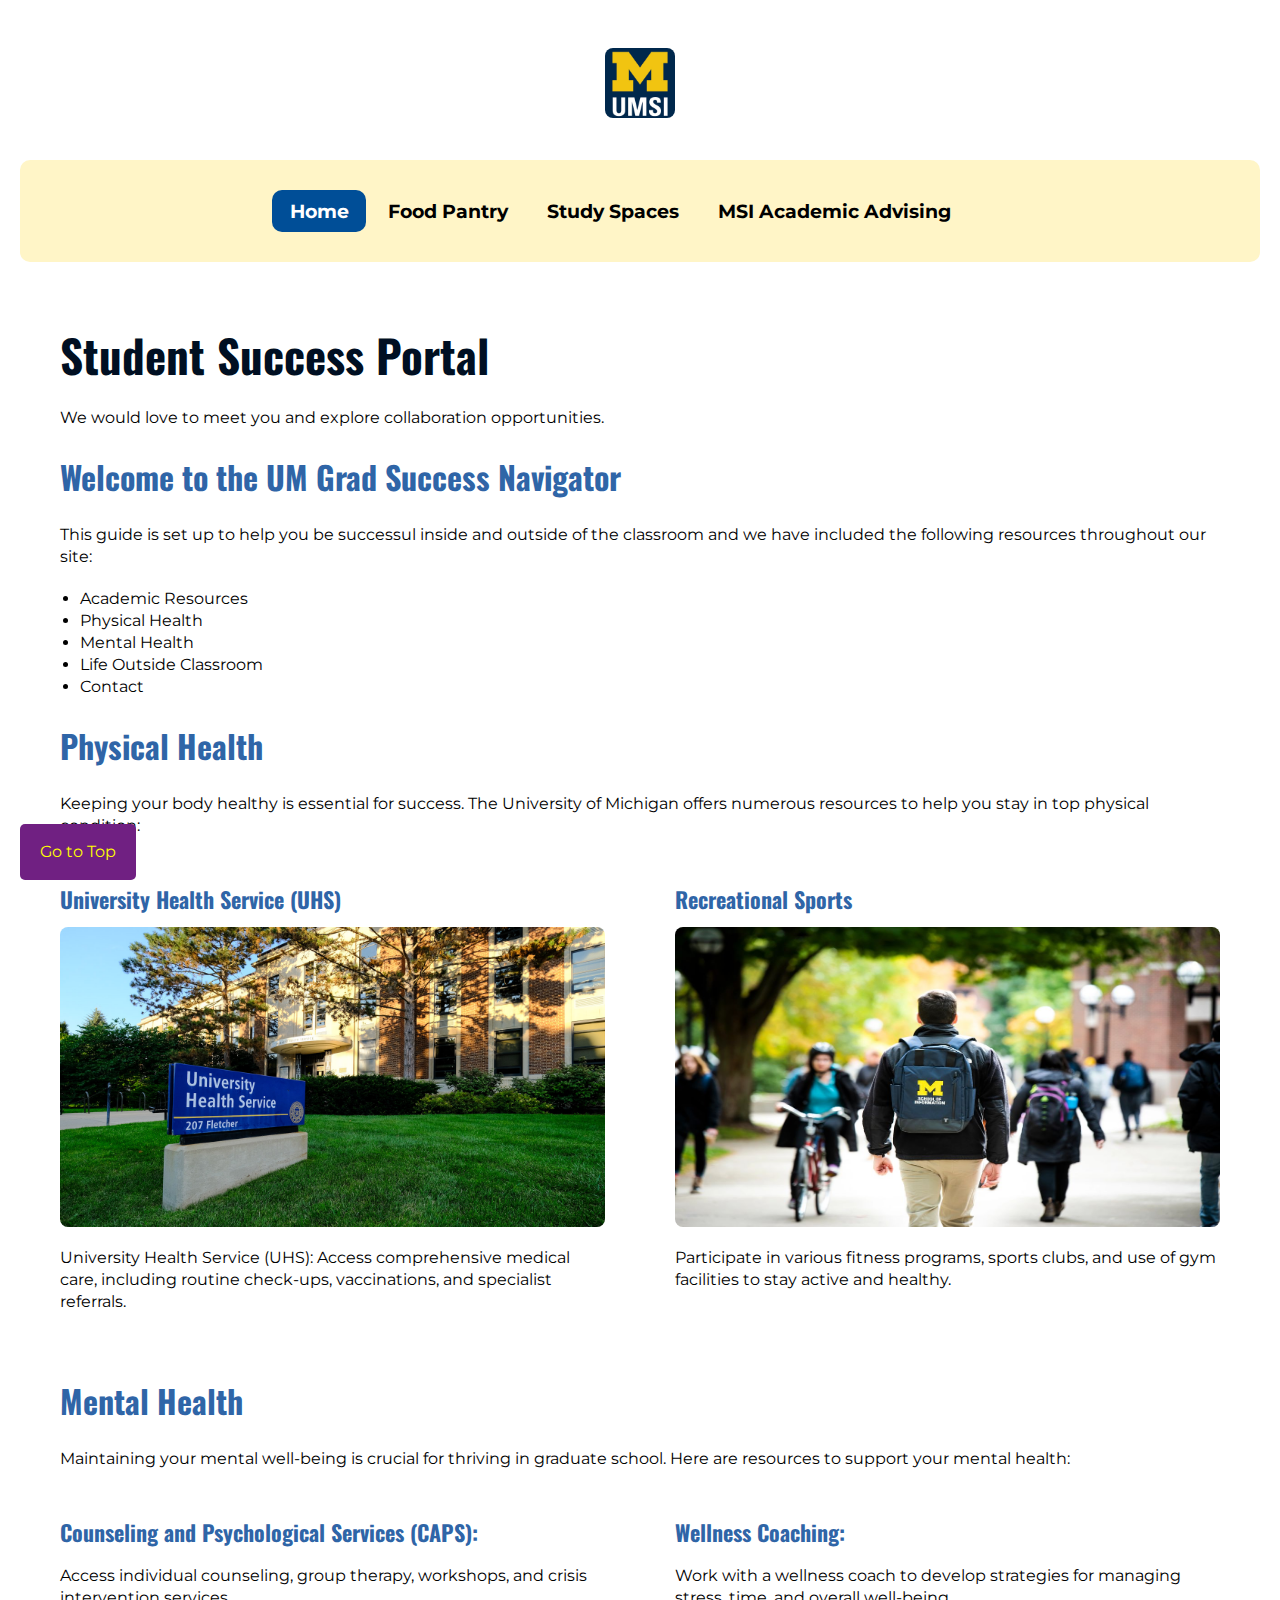
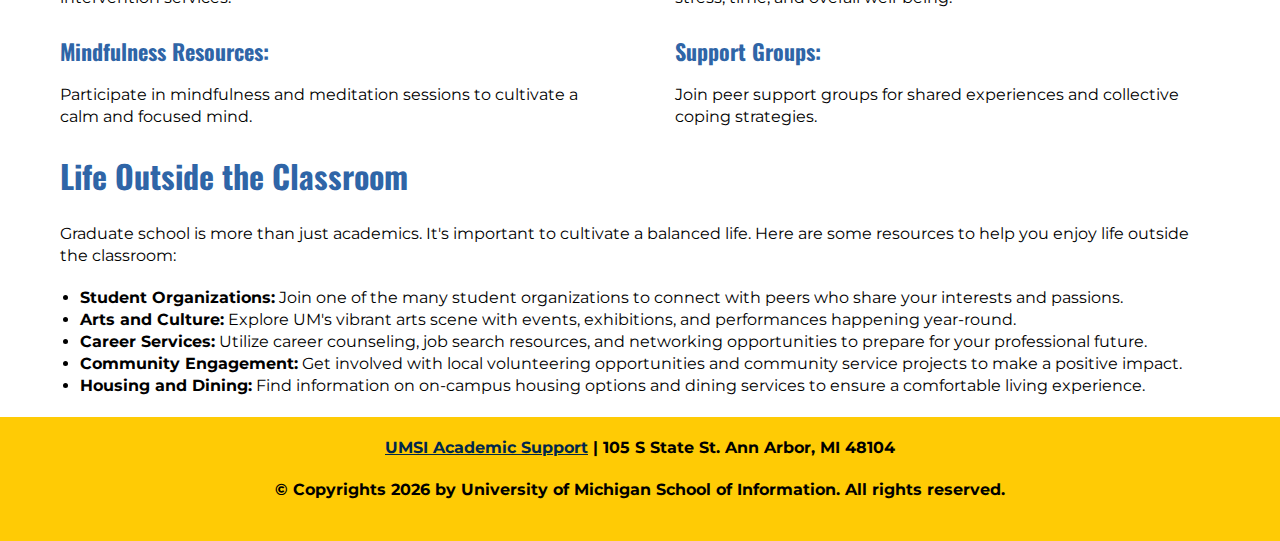
<file: index.html>
<!DOCTYPE html>
<html lang="en">
<head>
    <meta charset="UTF-8">
    <meta name="viewport" content="width=device-width, initial-scale=1.0">
    <link rel="icon" type="image/png" href="images/logo-drk.png">
    <link rel="stylesheet" type="text/css" href="css/html5reset.css">
    <link rel="stylesheet" type="text/css" href="css/style.css">
    <title>Student Success Portal</title>
    <link href="https://fonts.googleapis.com/css2?family=Oswald:wght@400;500;600&display=swap" rel="stylesheet">
    <link href="https://fonts.googleapis.com/css2?family=Montserrat:wght@400;500;600&display=swap" rel="stylesheet">
</head>


<body>
    <a class="skip" href="#main">Skip to Main Content</a>
    <header>
        <img id="logo" src="images/logo.jpg" width="100" alt="UMSI Logo">
        <nav class="navi-bar">
            <ul>
                <li><a class="active" href = "index.html">Home</a></li>
                <li><a href = "food_pantry.html">Food Pantry</a></li>
                <li><a href = "study_spaces.html">Study Spaces</a></li>
                <li><a href = "academic_advising.html">MSI Academic Advising</a></li>
            </ul>
        </nav>
    </header>

    <main class="container" id = "main">
        <div class = "overview">
            <h1>Student Success Portal</h1>
            <p>We would love to meet you and explore collaboration opportunities.</p>


        <div class = "navigation">
            <h2>Welcome to the UM Grad Success Navigator</h2>
            <p>This guide is set up to help you be successul inside and outside of the classroom and we have included the following resources throughout our site:</p>
            <ol>
                <li>Academic Resources</li>
                <li>Physical Health</li>
                <li>Mental Health</li>
                <li>Life Outside Classroom</li>
                <li>Contact</li>
            </ol>
        </div>


        <div class = "navigation">
            <h2>Physical Health</h2>
            <p>Keeping your body healthy is essential for success. The University of Michigan offers numerous resources to help you stay in top physical condition:</p>
            <div class="resource-grid">
                <div class="resource-item">
                  <h3>University Health Service (UHS)</h3>
                  <img class="UHS-image" src="images/UHS.jpg" alt="University Health Services building">
                  <p>University Health Service (UHS): Access comprehensive medical care, including routine check-ups, vaccinations, and specialist referrals.</p>
                </div>

                <div class="resource-item">
                  <h3>Recreational Sports</h3>
                  <img class="sports-image" src="images/UMSI_CampusFall_UMSIBackpack_02.jpg" alt="A student wears a UMSI backpack in fall on the drag.">
                  <p>Participate in various fitness programs, sports clubs, and use of gym facilities to stay active and healthy.</p>
                </div>
              </div>
            </div>
        </div>

        <div class="navigation">
            <h2>Mental Health</h2>
            <p>Maintaining your mental well-being is crucial for thriving in graduate school. Here are resources to support your mental health:</p>

            <div class="mental-grid">
              <div class="mental-item">
                <h3>Counseling and Psychological Services (CAPS):</h3>
                <p>Access individual counseling, group therapy, workshops, and crisis intervention services.</p>
              </div>

              <div class="mental-item">
                <h3>Wellness Coaching:</h3>
                <p>Work with a wellness coach to develop strategies for managing stress, time, and overall well-being.</p>
              </div>

              <div class="mental-item">
                <h3>Mindfulness Resources:</h3>
                <p>Participate in mindfulness and meditation sessions to cultivate a calm and focused mind.</p>
              </div>

              <div class="mental-item">
                <h3>Support Groups:</h3>
                <p>Join peer support groups for shared experiences and collective coping strategies.</p>
              </div>
            </div>
        </div>


        <div class = "navigation">
            <h2>Life Outside the Classroom</h2>
            <p>Graduate school is more than just academics. It's important to cultivate a balanced life. Here are some resources to help you enjoy life outside the classroom:</p>
            <ul>
                <li><strong>Student Organizations:</strong> Join one of the many student organizations to connect with peers who share your interests and passions.</li>
                <li><strong>Arts and Culture:</strong> Explore UM's vibrant arts scene with events, exhibitions, and performances happening year-round.</li>
                <li><strong>Career Services:</strong> Utilize career counseling, job search resources, and networking opportunities to prepare for your professional future.</li>
                <li><strong>Community Engagement:</strong> Get involved with local volunteering opportunities and community service projects to make a positive impact.</li>
                <li><strong>Housing and Dining:</strong> Find information on on-campus housing options and dining services to ensure a comfortable living experience.</li>
            </ul>
        </div>

        <a href="#" class="go-to-top">Go to Top</a>

    </main>

    <footer>
        <p><a href="https://sites.google.com/umich.edu/msiacademicadvising/student-support-resources">
            UMSI Academic Support</a> | 105 S State St. Ann Arbor, MI 48104</p>
        <p>© Copyrights <span id="year"></span> by University of Michigan School of Information. All rights reserved.</p>
    </footer>

    <script src="script.js"></script>
</body>
</html>
</file>
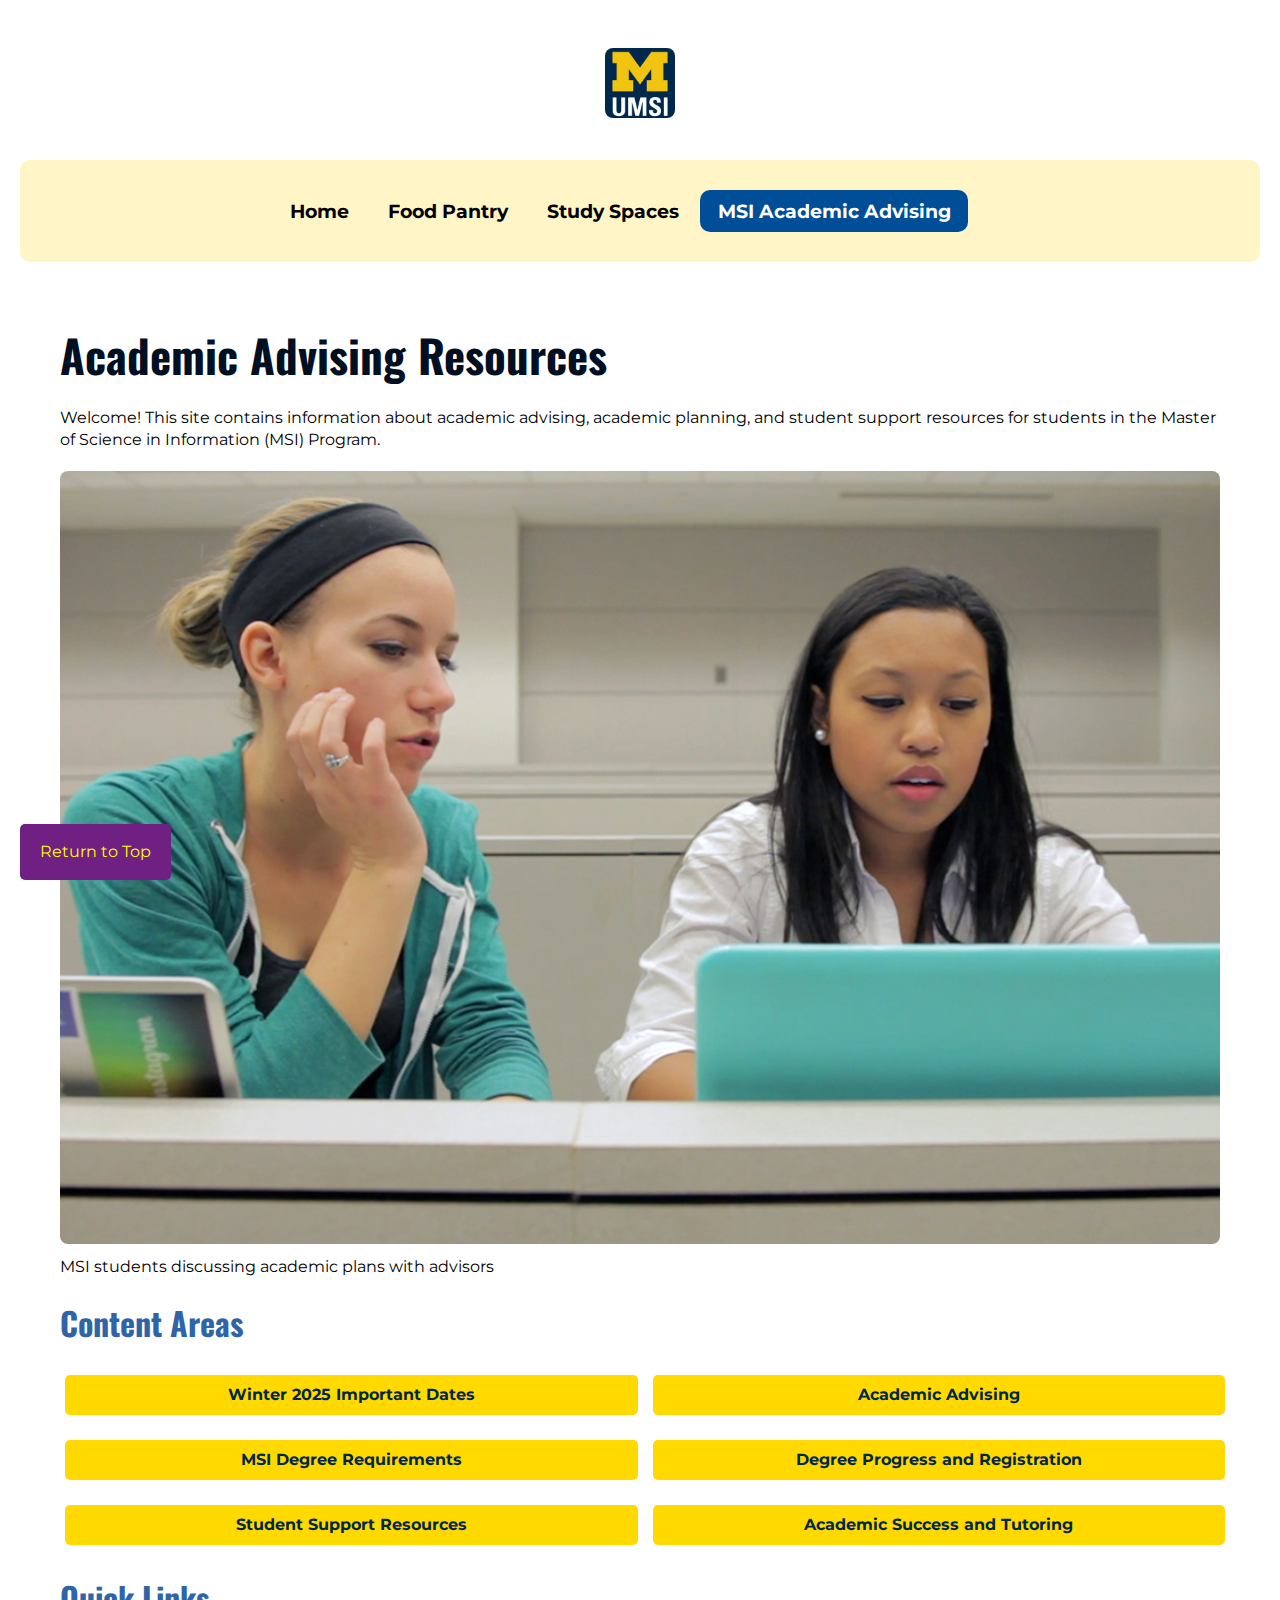
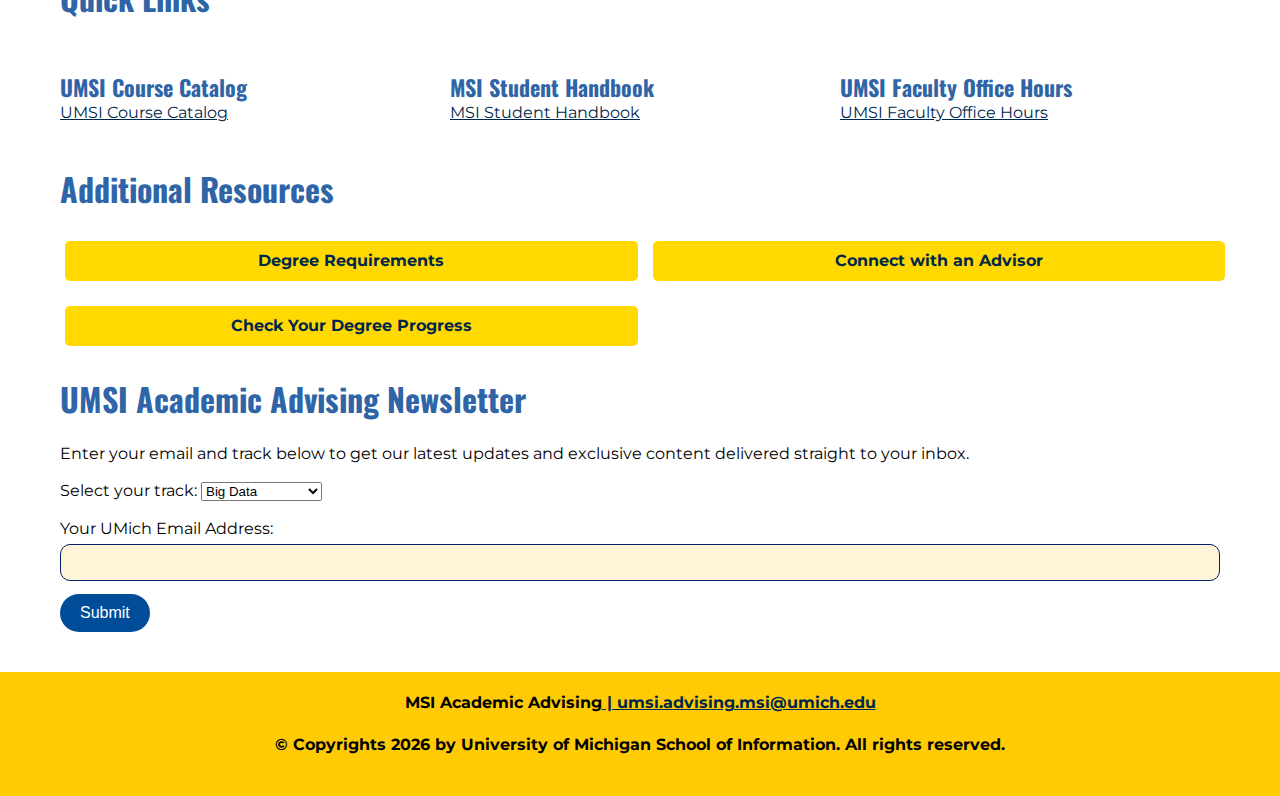
<file: academic_advising.html>
<!DOCTYPE html>
<html lang="en">
<head>
    <meta charset="UTF-8">
    <meta name="viewport" content="width=device-width, initial-scale=1.0">
    <link rel="icon" type="image/png" href="images/logo-drk.png">
    <link rel="stylesheet" type="text/css" href="css/html5reset.css">
    <link rel="stylesheet" type="text/css" href="css/style.css">
    <title>MSI Academic Advising Resource Site</title>
    <link href="https://fonts.googleapis.com/css2?family=Oswald:wght@400;500;600&display=swap" rel="stylesheet">
    <link href="https://fonts.googleapis.com/css2?family=Montserrat:wght@400;500;600&display=swap" rel="stylesheet">
</head>

<body>
    <a class="skip" href="#main">Skip to Main Content</a>
    <header>
        <img id="logo" src="images/logo.jpg" width="100" alt="UMSI School of Information Logo">
        <nav  class="navi-bar" aria-label="Main navigation">
            <ul>
                <li><a href="index.html">Home</a></li>
                <li><a href="food_pantry.html">Food Pantry</a></li>
                <li><a href="study_spaces.html">Study Spaces</a></li>
                <li><a class="active" href="academic_advising.html" aria-current="page">MSI Academic Advising</a></li>
            </ul>
        </nav>
    </header>

    <main class="container" id="main">
        <section class="overview" aria-labelledby="main-heading">
            <h1 id="main-heading">Academic Advising Resources</h1>
            <p>Welcome! This site contains information about academic advising, academic planning, and student support resources for students in the Master of Science in Information (MSI) Program.</p>

            <figure>
                <img src="images/advising.jpg" alt="Students meeting with academic advisors in a campus setting">
                <figcaption>MSI students discussing academic plans with advisors</figcaption>
            </figure>
        </section>

        <section class="navigation" aria-labelledby="content-areas">
            <h2 id="content-areas">Content Areas</h2>
            <div class="button-container">
                <a href="https://sites.google.com/umich.edu/msiacademicadvising/winter-2025-important-dates?authuser=1" class="custom-button">Winter 2025 Important Dates</a>
                <a href="https://sites.google.com/umich.edu/msiacademicadvising/academic-advising?authuser=1" class="custom-button">Academic Advising</a>
                <a href="https://sites.google.com/umich.edu/msiacademicadvising/msi-degree-requirements?authuser=1" class="custom-button">MSI Degree Requirements</a>
                <a href="https://sites.google.com/umich.edu/msiacademicadvising/degree-progress-registration?authuser=1" class="custom-button">Degree Progress and Registration</a>
                <a href="https://sites.google.com/umich.edu/msiacademicadvising/student-support-resources?authuser=1" class="custom-button">Student Support Resources</a>
                <a href="https://sites.google.com/umich.edu/msiacademicadvising/academic-success-and-tutoring?authuser=1" class="custom-button">Academic Success and Tutoring</a>
            </div>
        </section>

        <div id="quick-links">
            <h2>Quick Links</h2>
            <div class="link-item">
                <h3>UMSI Course Catalog</h3>
                <a href="https://docs.google.com/spreadsheets/d/1FiG9NnyZGJdMLeuY7ZIiRMbN4LPDrx_8ZUlyRMaAT_Q/edit?gid=2034280409#gid=2034280409" target="_blank">UMSI Course Catalog</a>
            </div>
            <div class="link-item">
                <h3>MSI Student Handbook</h3>
                <a href="https://docs.google.com/document/d/1uTTCKPKueWEL8pGP2_IEErSpgcSCsUWjRkYtqoOb6K4/edit?tab=t.0" target="_blank">MSI Student Handbook</a>
            </div>
            <div class="link-item">
                <h3>UMSI Faculty Office Hours</h3>
                <a href="https://docs.google.com/spreadsheets/d/1pLBDFSKJiF7UMmcaVNlPYmHfUylCl5Kr1szcMtKDOMA/edit?gid=1487455748#gid=1487455748" target="_blank">UMSI Faculty Office Hours</a>
            </div>
        </div>


        <section class="additional">
            <h2>Additional Resources</h2>
            <div class = "button-container">
                <a href="https://sites.google.com/umich.edu/msiacademicadvising/msi-degree-requirements?authuser=1" class="custom-button">Degree Requirements</a>
                <a href="https://sites.google.com/umich.edu/msiacademicadvising/academic-advising/connecting-with-an-advisor?authuser=1" class="custom-button">Connect with an Advisor</a>
                <a href="https://sites.google.com/umich.edu/msiacademicadvising/degree-progress-registration/monitoring-degree-progress?authuser=1" class="custom-button">Check Your Degree Progress</a>
            </div>
        </section>



        <h2>UMSI Academic Advising Newsletter</h2>
        <div class = "form-container">
            <form id="newsletterForm">
                <fieldset>
                    <legend class = "legend">Enter your email and track below to get our latest updates and exclusive content delivered straight to your inbox.</legend>

                    <label for="mySelect">Select your track:</label>
                    <select id="mySelect" onchange="myFunction()">
                      <option value="Big Data">Big Data</option>
                      <option value="Agile">Agile</option>
                      <option value="Libraries">Libraries</option>
                      <option value="User Experience">User Experience</option>
                    </select>

                    <p id="demo"></p>

                    <label>
                      Your UMich Email Address:
                      <input type="text" name="email" id="email">
                    </label>

                    <input type="submit" value="Submit" id="submitBtn">
                  </fieldset>
              </form>
        </div>

        <a href="#" class="go-to-top">Return to Top</a>

    </main>

    <footer>
        <p>MSI Academic Advising<a href="https://chatsupport.it.umich.edu/"> | umsi.advising.msi@umich.edu</a></p>
        <p>© Copyrights <span id="year"></span> by University of Michigan School of Information. All rights reserved.</p>
    </footer>

    <script src="script.js"></script>
</body>
</html>
</file>
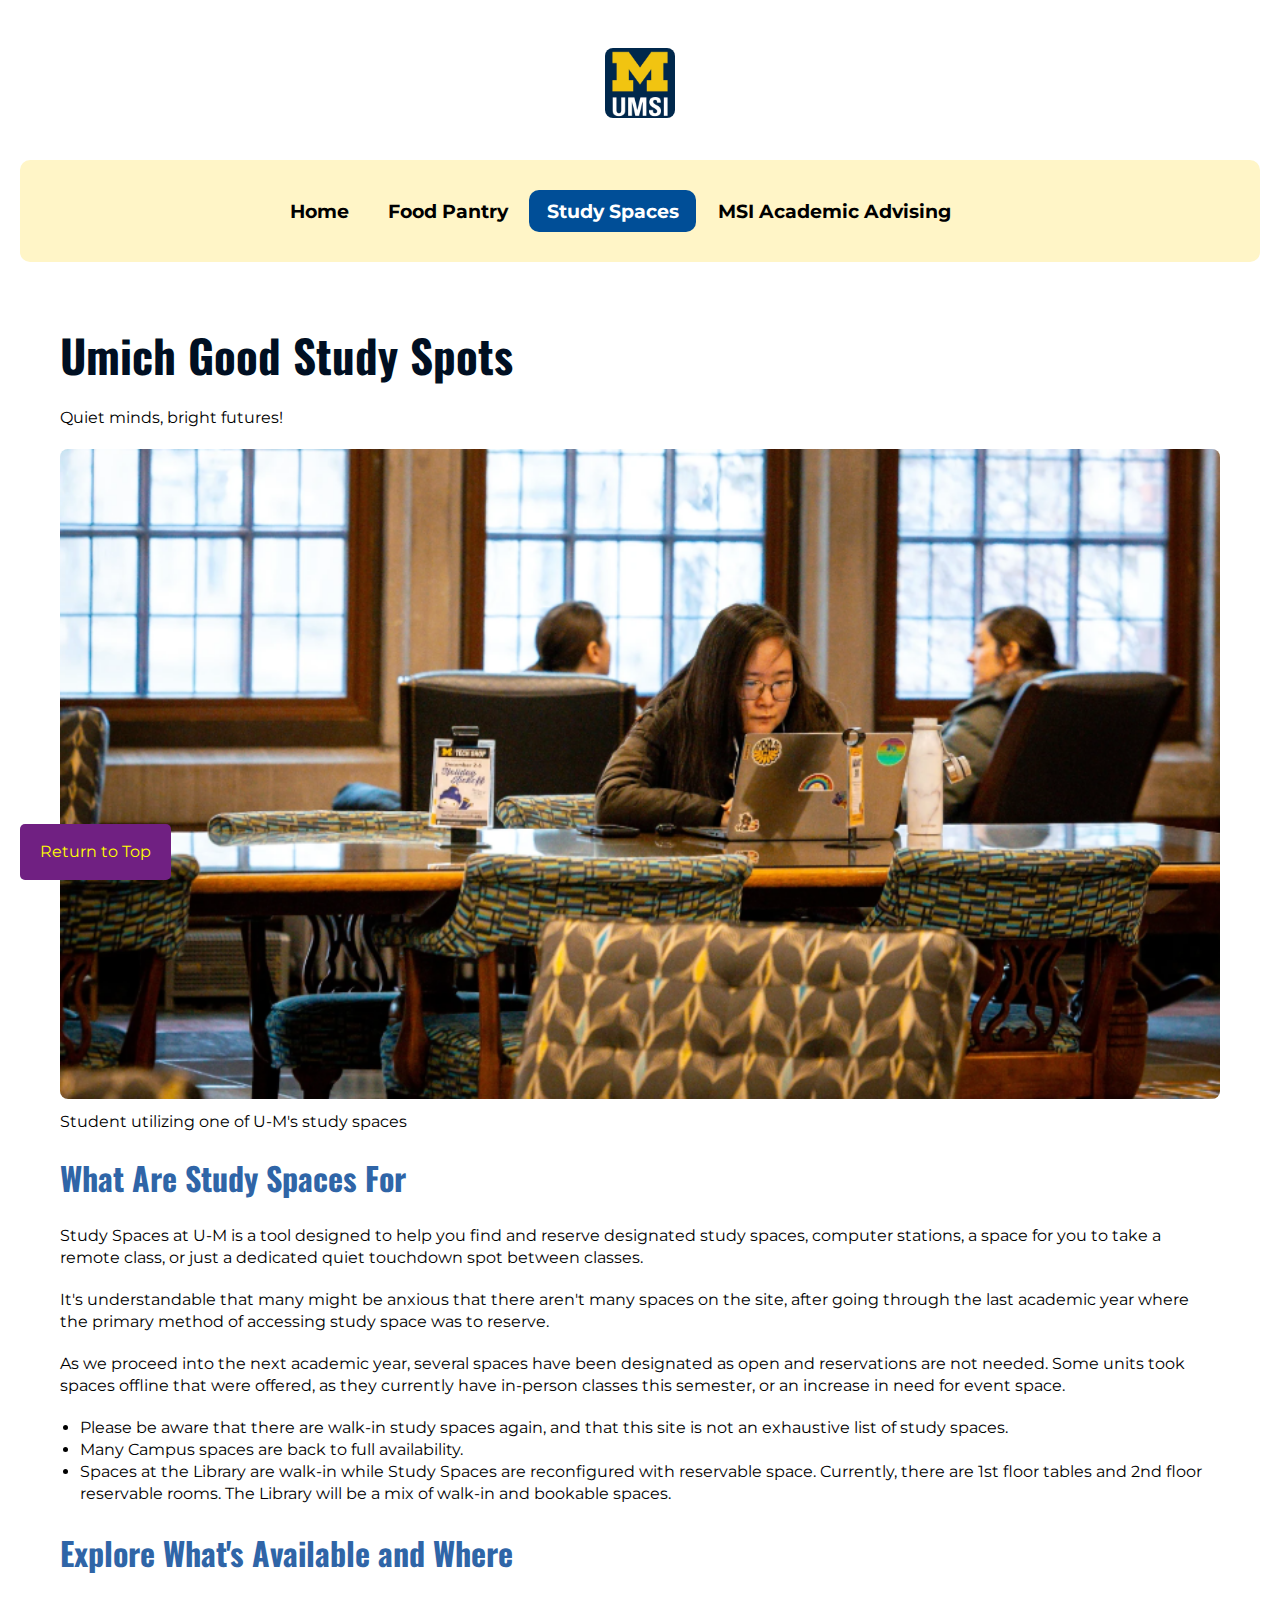
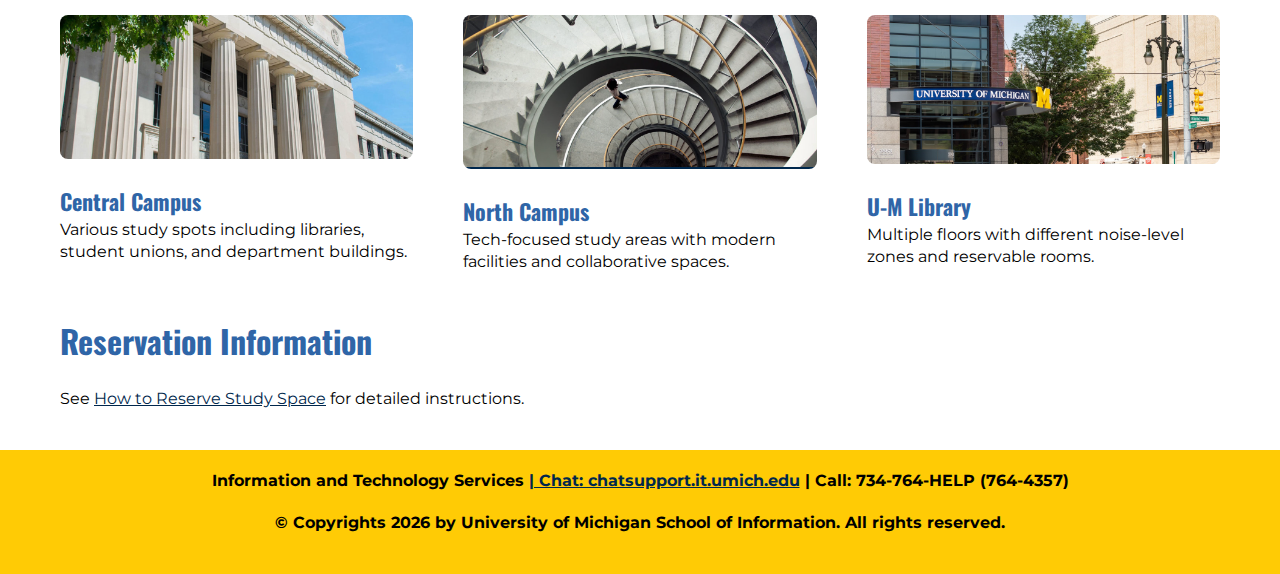
<file: study_spaces.html>
<!DOCTYPE html>
<html lang="en">
<head>
    <meta charset="UTF-8">
    <meta name="viewport" content="width=device-width, initial-scale=1.0">
    <link rel="icon" type="image/png" href="images/logo-drk.png">
    <link rel="stylesheet" type="text/css" href="css/html5reset.css">
    <link rel="stylesheet" type="text/css" href="css/style.css">
    <title>Study Spaces</title>
    <link href="https://fonts.googleapis.com/css2?family=Oswald:wght@400;500;600&display=swap" rel="stylesheet">
    <link href="https://fonts.googleapis.com/css2?family=Montserrat:wght@400;500;600&display=swap" rel="stylesheet">
</head>

<body>
    <a class="skip" href="#main">Skip to Main Content</a>
    <header>
        <img id="logo" src="images/logo.jpg" width="100" alt="UMSI Logo">
        <nav  class="navi-bar" aria-label="Main navigation">
            <ul>
                <li><a href="index.html">Home</a></li>
                <li><a href="food_pantry.html">Food Pantry</a></li>
                <li><a class="active" href="study_spaces.html" aria-current="page">Study Spaces</a></li>
                <li><a href="academic_advising.html">MSI Academic Advising</a></li>
            </ul>
        </nav>
    </header>

    <main class="container" id="main">
        <section class="overview" aria-labelledby="main-heading">
            <h1 id="main-heading">Umich Good Study Spots</h1>
            <p>Quiet minds, bright futures!</p>

            <figure>
                <img src="images/girlstudy.jpg" alt="A student studying at a library table">
                <figcaption>Student utilizing one of U-M's study spaces</figcaption>
            </figure>
        </section>

        <section class="navigation" aria-labelledby="study-spaces-purpose">
            <h2 id="study-spaces-purpose">What Are Study Spaces For</h2>
            <p>Study Spaces at U-M is a tool designed to help you find and reserve designated study spaces, computer stations, a space for you to take a remote class, or just a dedicated quiet touchdown spot between classes.</p>
            <p>It's understandable that many might be anxious that there aren't many spaces on the site, after going through the last academic year where the primary method of accessing study space was to reserve.</p>
            <p>As we proceed into the next academic year, several spaces have been designated as open and reservations are not needed. Some units took spaces offline that were offered, as they currently have in-person classes this semester, or an increase in need for event space.</p>

            <ol>
                <li>Please be aware that there are walk-in study spaces again, and that this site is not an exhaustive list of study spaces.</li>
                <li>Many Campus spaces are back to full availability.</li>
                <li>Spaces at the Library are walk-in while Study Spaces are reconfigured with reservable space. Currently, there are 1st floor tables and 2nd floor reservable rooms. The Library will be a mix of walk-in and bookable spaces.</li>
            </ol>
        </section>

        <section class="campus-locations" aria-labelledby="available-spaces">
            <h2 id="available-spaces">Explore What's Available and Where</h2>

            <div class="location-grid">
                <article class="location-card">
                    <img src="images/central_campus.png" alt="Central campus building with study spaces">
                    <h3>Central Campus</h3>
                    <p>Various study spots including libraries, student unions, and department buildings.</p>
                </article>

                <article class="location-card">
                    <img src="images/north_campuse.png" alt="North campus engineering buildings">
                    <h3>North Campus</h3>
                    <p>Tech-focused study areas with modern facilities and collaborative spaces.</p>
                </article>

                <article class="location-card">
                    <img src="images/um_library.png" alt="University of Michigan library exterior">
                    <h3>U-M Library</h3>
                    <p>Multiple floors with different noise-level zones and reservable rooms.</p>
                </article>
            </div>
        </section>

        <section class="reservation-info">
            <h2>Reservation Information</h2>
            <p>See <a href="https://studyspaces.umich.edu/reserve-study-space/">How to Reserve Study Space</a> for detailed instructions.</p>
        </section>

        <a href="#" class="go-to-top">Return to Top</a>
    </main>

    <footer>
        <p>Information and Technology Services
        <a href="https://chatsupport.it.umich.edu/"> | Chat: chatsupport.it.umich.edu</a> | Call: 734-764-HELP (764-4357)</p>
        <p>© Copyrights <span id="year"></span> by University of Michigan School of Information. All rights reserved.</p>
    </footer>

    <script src="script.js"></script>
</body>
</html>
</file>
<file: css/style.css>
.skip {
    position: absolute;
    top: -100px;
}

/* Show the skip link when it is focused */
/* .skip a:focus {
    top: 20px;
} */

.skip:focus {
    top: 20px;
}

:focus{
    border: 3px solid #0000;
}

* {
    box-sizing: border-box;
}

/* Body styles */
body {
    font-size: 16px;;
    background: rgb(255, 255, 255);
    font-family: 'Montserrat', sans-serif;
    color: black;
    overflow-x: hidden;
}


/* Logo image styles */
img#logo{
    max-height: 70px;
    max-width: 70px;
    margin: 28px auto 12px auto;
    border-radius: 8px;
}


/* Style for the navigation links ///////////////////////////////////////////////////////////////*/


a {
    color: #00274C;
    text-decoration: underline;
}

a:hover {
    color: #0a1eff;
    text-decoration: underline;
}
nav {
    overflow: hidden;
    background-color: #fff5c7;
    border-radius: 10px;
    width: 100%;
    padding: 30px;
    margin-top: 30px;
}

nav a {
    color: black;
    text-align: center;
    font-family: 'Montserrat', sans-serif;
    padding: 15px 15px;
    text-decoration: none;
    font-size: 1.2em;
    display: block;
    margin-right: 15px;
}

nav a.active {
    background-color: #004e97;
    color: #FFCB05;
    border-radius: 10px;
    font-weight: bold;
}


/* Heading styles ////////////////////////////////////////////////////////////////*/
h1{
    font-size: 35px;
    font-family: 'Oswald', sans-serif;
    color: #000f22;
    text-align: left;
    line-height: 45px;
    margin-top: 30px;
    margin-bottom: 30px;
}

h2 {
    font-size: 28px;
    font-family: 'Oswald', sans-serif;
    color: #2F65A7;
    text-align: left;
    line-height: 35px;
    margin-top: 30px;
    margin-bottom: 30px;
}

h3 {
    font-size: 20px;
    font-family: 'Oswald', sans-serif;
    color: #2F65A7;
    text-align: left;
    line-height: 25px;
    margin-top: 30px;
    margin-bottom: 5px;
}



/* Paragraph styles */
p {
    color: black;
    text-align: left;
    font-size: 16px;
    line-height: 22px;
    margin-bottom: 20px;
}

/* List styles */
ul, ol {
    margin-left: 20px;
    line-height: 22px;
    list-style-type: disc;
}

img {
    width: 100%;
    height: auto;
    display: block;
    margin-top: 15px;
    margin-bottom: 15px;
    border-radius: 8px;
}

/* Main content container styles */
.container {
    display: grid;
    max-width: 1200px;
    margin: 0 auto;
    padding: 20px;
}

/* Button styles */
.button-container {
    display: block;
    gap: 15px;
}
.custom-button {
    background-color: rgb(255, 217, 0);
    color:#00274C;
    text-decoration: none;
    padding: 12px 20px;
    margin: 20px auto;
    font-size: 16px;
    font-weight: bold;
    border-radius: 5px;
    text-align: center;
    display: block;
}

.custom-button:hover {
    background-color: rgb(255, 166, 0);
}

.custom-button:active {
    background-color:#00274C;
    color: white;
}

/* SpreadSheet */
.spreadsheet-container iframe{
    width: 100%;
    height: 400px;
    border: 2px solid #ddd;
    box-shadow: 0px 0px 10px rgba(0, 0, 0, 0.1);
    overflow: hidden;
}


/* Grid layout for image and text /////////////////////////////////////////*/
/* INDEX PAGE*/
.UHS-image, .sports-image {
    display: grid;
    grid-template-columns: 2fr 1fr;
    gap: 15px;
    align-items: center;
    margin-bottom: 20px;
    border-radius: 8px;
}
.UHS-image img, .sports-image img {
    grid-column: 1 / 2;
    width: 100%;
    height: 100%;
    border-radius: 10px;
    border-radius: 8px;
}
.UHS-image p, .sports-image p {
    grid-column: 2 / 3;
    text-align: left;
    font-size: 15px;
    line-height: 20px;
    border-radius: 8px;
}

/* FOOD PANTRY PAGE*/
.responsive-video {
    width: 100%;
    max-width: 100%;
    height: auto;
    display: block;
    margin: 1em 0;
}
.icons {
    display: grid;
    grid-template-columns: 1fr 1fr;
    gap: 20px;
    align-items: start;
}
.icons img {
    width: 50%;
    height: auto;
    border-radius: 10px;
    justify-self: center;
    border-radius: 100px;
}
.carrot-image img {
    margin-bottom: 40px;
}

.apple-image, .vege-image, .shopping-image {
    display: grid;
    grid-template-columns: 1fr 1fr;
    gap: 15px;
    align-items: center;
    margin-bottom: 20px;
    border-radius: 8px;
}
.apple-image img, .vege-image img, .shopping-image img {
    grid-column: 1 / 2;
    width: 100%;
    height: 100%;
    border-radius: 8px;
}
.apple-image p, .vege-image p, .shopping-image p {
    grid-column: 2 / 3;
    text-align: left;
    font-size: 15px;
    line-height: 20px;
}
.operation-hours {
    display: grid;
    grid-template-columns: 1fr 1fr;
    gap: 20px;
    margin-top: 20px;
    margin-bottom: 20px;
}
.location {
    grid-column: 1 / 2;
    background-color: #e4e4e4;
    padding: 20px;
    border-radius: 20px;
}
.hours {
    grid-column: 2 / 3;
    background-color: #e4e4e4;
    padding: 20px;
    border-radius: 20px;
}


/* Study Spaces */

.campus-image, .north-image, .library-image {
    display: grid;
    grid-template-columns: 1fr 1fr 1fr;
    gap: 15px;
    align-items: center;
    margin-bottom: 20px;
    border-radius: 8px;
}
.campus-image img, .north-image img, .library-image img {
    grid-column: 1 / -1;
    width: 100%;
    height: 100%;
    border-radius: 10px;
    box-shadow: 0 4px 8px rgba(0, 0, 0, 0.2);
    border-radius: 8px;
}
  /* Style the email input */
  #email {
    display: block;
    width: 100%;
    padding: 10px;
    margin-top: 0.5em;
    margin-bottom: 1em;
    border-radius: 10px;
    border: 1px solid #001e6a;
    background-color: #fff4d8; /* light yellow */
    box-sizing: border-box;
  }

  #submitBtn {
    background-color: #004c99;
    color: white;
    padding: 10px 20px;
    border: none;
    border-radius: 999px;
    cursor: pointer;
    font-size: 16px;
    position: relative;
    margin-bottom:20px;
  }

  #submitBtn:hover {
    background-color: rgb(0, 0, 0);
    color: white;
  }

/* Go to top styles ////////////////////////// */


.go-to-top {
    position: fixed;
    bottom: 20px;
    left: 20px;
    background-color: #702082;
    color: yellow;
    text-decoration: none;
    padding: 20px 20px;
    font-size: 16px;
    border-radius: 5px;
    cursor: pointer;
    z-index: 1000;
}

footer {
    background-color: #FFCB05;
    color: #00274C;
    padding: 20px;
    width: 100%;
}
footer p{
    text-align: center;
    font-weight: bold;
}

.legend {
    padding-bottom: 20px;
}




/* 404 page*/
.wrong-page {
    background-color: #fff;
    padding: 30px;
    max-width: 100%;
    display: flex;
    flex-direction: column;
    align-items: center; /* Center content horizontally */
    justify-content: center; /* Center content vertically */
    text-align: center;
}
.subtitle {
    font-size: 20px;
    color: #555;
    margin-bottom: 20px;
}
.disconnected {
    width: 25%;

}
.CTA {
    display: grid;
    grid-template-columns: 1fr; /* Single column layout */
    gap: 20px;
    justify-items: center; /* Center content horizontally */
}
.btn{
    padding: 15px 30px;
    width: 100%;
    background-color: #085386;
    color: #fff;
    text-decoration: none;
    border-radius: 5px;
    font-size: 16px;
    transition: background-color 0.3s;
}
.btn:hover {
    background-color: #a3661c;
    color: #fff;
}

.btn-go-home{
    padding: 15px 30px;
    width: 100%;
    background-color: #ffdc69;
    color: #001c68;
    text-decoration: none;
    border-radius: 5px;
    font-size: 16px;
    transition: background-color 0.3s;
}
.btn-go-home:hover {
    background-color: #a3661c;
    color: #fff;
}
.wrong-page img {
    width: 20%;
    height: 20%;
    margin-bottom: 20px;
    background-color: #ddd; /* Gray placeholder color */
    border-radius: 8px;
}








/* ////////////////////////////////////////////////////////////////////////////////////////////////////// */

@media (min-width: 1100px) {
    body {
        font-size: 16px;;
        background: rgb(255, 255, 255);
    }
    /* Heading styles /////////////////////////////////////////*/
    h1{
        font-size: 45px;
        line-height: 45px;
        margin-top: 30px;
        margin-bottom: 30px;
    }

    h2 {
        font-size: 32px;
        color: #2F65A7;
        line-height: 35px;
        margin-top: 30px;
        margin-bottom: 30px;
    }

    h3 {
        font-size: 22px;
        color: #2F65A7;
        line-height: 25px;
        margin-top: 30px;
        margin-bottom: 5px;
    }

    /* Navigation Bar */

    header {
        display: grid;
        grid-template-rows: auto 1fr;
        align-items: center;
        padding: 20px;
        justify-content: stretch;
    }

    /* Style for the logo */
    #logo {
        max-width: 100%;
    }

    /* Style for the navigation bar */
    .navi-bar {
        display: grid;
        grid-template-columns: repeat(4, auto);
        gap: 20px;
        justify-content: center;
    }

    .navi-bar li {
        display: inline-block;
        justify-content: end;
    }
    .navi-bar a {
        text-decoration: none;
        padding: 10px 20px;
        color: #000;
        font-weight: bold;
        transition: color 0.3s ease;
        width: 100%;
        padding: 10px;
    }

    .navi-bar a:hover {
        color: #ff6600;
    }

    .navi-bar a.active {
        color: #ffffff;
    }



    /* INDEX PAGE*/
    .resource-grid {
        display: grid;
        grid-template-columns: 1fr 1fr;
        gap: 70px;
        margin-bottom: 20px;
        border-radius: 8px;
    }
    .resource-item img {
        max-width: 100%;
        max-height: 300px;
        height: fit-content;
        height: auto;
        display: block;
    }
    /* Hover over the images and they grows bigger */
    .resource-item img {
        max-width: 100%;
        height: auto;
        display: block;
        transition: transform 0.5s ease; /* Smooth animation */
    }
      .resource-item img:hover {
        transform: scale(1.05); /* Grows image by 5% */
    }
    /* Mental Health Contents*/
    .mental-grid {
        display: grid;
        grid-template-columns: 1fr 1fr;
        column-gap: 70px;
    }

      .mental-item h3 {
        margin-bottom: 20px;
    }

      .mental-item p {
        margin-bottom: 0px;
    }
    .mental-item h3 {
        transition: color 0.5s ease;
    }

    .mental-item h3:hover {
        color: #e97000;
    }

    /* FOOD PANTRY PAGE*/
    .vegetable-image {
        display: grid;
        grid-template-columns: 1fr 1fr 1fr;
        gap: 50px;
    }
    .vegetable-image img {
        max-height: 400px;
        max-width: 400px;
        grid-column: 1/2;
    }
    .vegetable-image p {
        font-size: 30px;
        line-height: 50px;
        grid-column: 2/-1;
    }


    .icons {
        display: grid;
        grid-template-columns: 1fr 1fr 1fr 1fr;
        gap: 50px;
        align-items: start;
    }
    .icons img {
        width: 50%;
        height: auto;
        border-radius: 10px;
        justify-self: center;
        border-radius: 100px;
    }
    .provides {
        display: grid;
        grid-template-columns: 1fr 1fr;
        gap: 50px;
    }
    .provides.mobile-distribution {
        grid-column: 1/2
    }
    .mobile-distribution p {
        font-size: 30px;
        line-height: 50px;
    }
    .provides img{
        grid-column: 2/-1;
        border-radius: 20px;
        margin-bottom: 50px;
    }


    .food-shopping {
        display: grid;
        grid-template-columns: 1fr 1fr 1fr;
        gap: 20px;
        justify-content: center;
        align-items: stretch;
    }
    .apple-image img, .vege-image img, .shopping-image img {
        grid-column: 1 / -1;
        max-height: 350px;
        justify-self: center;
        align-self: stretch;
        transition: transform 0.5s ease; /* Smooth animation */
    }
    .apple-image p, .vege-image p, .shopping-image p {
        grid-column: 1 / -1;
        text-align: left;
        justify-self: start;
        align-self: start;
    }
    .apple-image img:hover, .vege-image img:hover, .shopping-image img:hover {
        transform: scale(1.05); /* Grows image by 5% */
    }

    /* Study Spaces */

    .location-grid {
        display: grid;
        grid-template-columns: 1fr 1fr 1fr;
        gap: 50px;
    }

    .campus-image img, .north-image img, .library-image img {
        justify-self: stretch;
        align-self: stretch;
    }

    .location-grid h3 {
        transition: color 0.5s ease;
    }

    .location-grid h3:hover {
        color: #e97000;
    }

    /* Advising page*/
    .button-container {
        display: grid;
        grid-template-columns: 1fr 1fr;
        justify-items: stretch;
    }

    .button-container .custom-button {
        width: 100%;
        margin: 5px;
        text-align: center;
    }

    #quick-links {
        display: grid;
        grid-template-columns: 1fr 1fr 1fr;
        gap: 10px;
        padding-bottom: 20px;
    }

    #quick-links h2 {
        grid-column: span 3;
        text-align: left;
        margin-bottom: 20px;
    }

    .link-item h3 {
        transition: color 0.5s ease;
    }

    .link-item h3:hover {
        color: #e97000;
    }




















}
</file>
